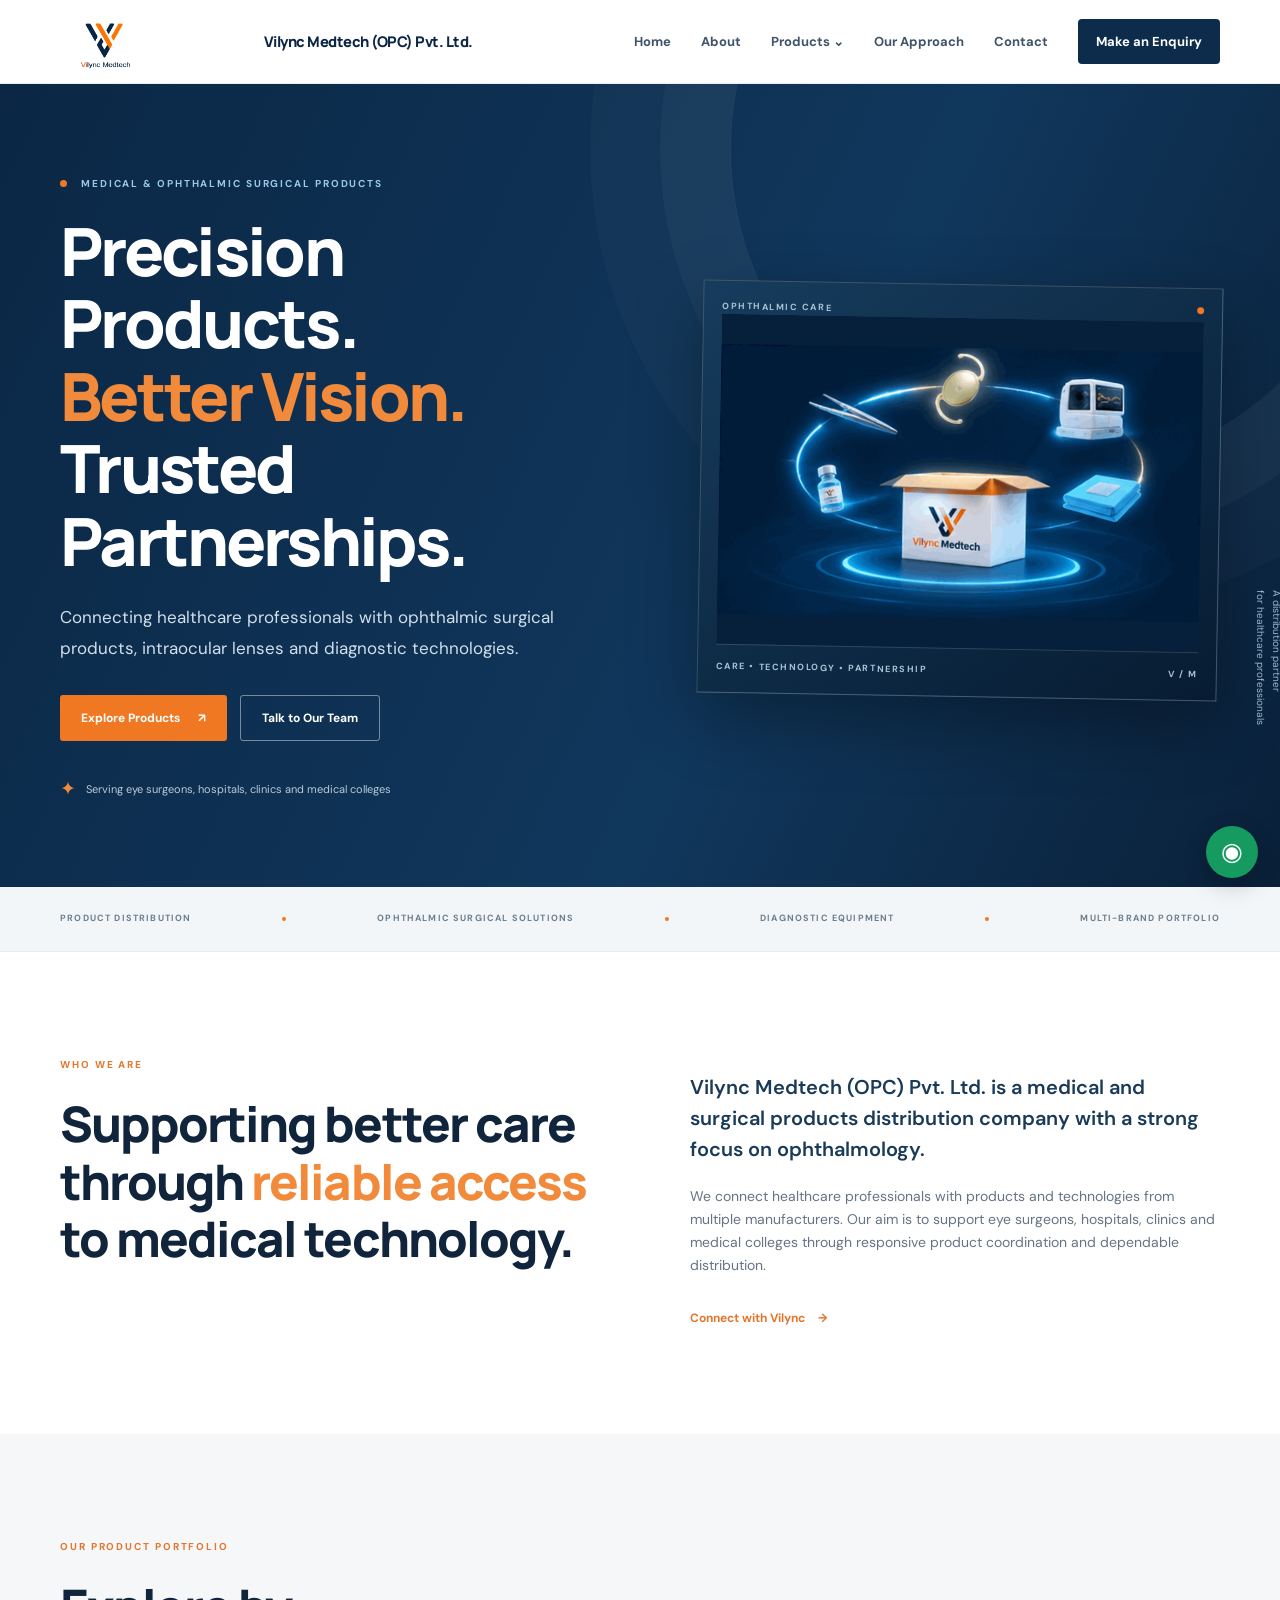
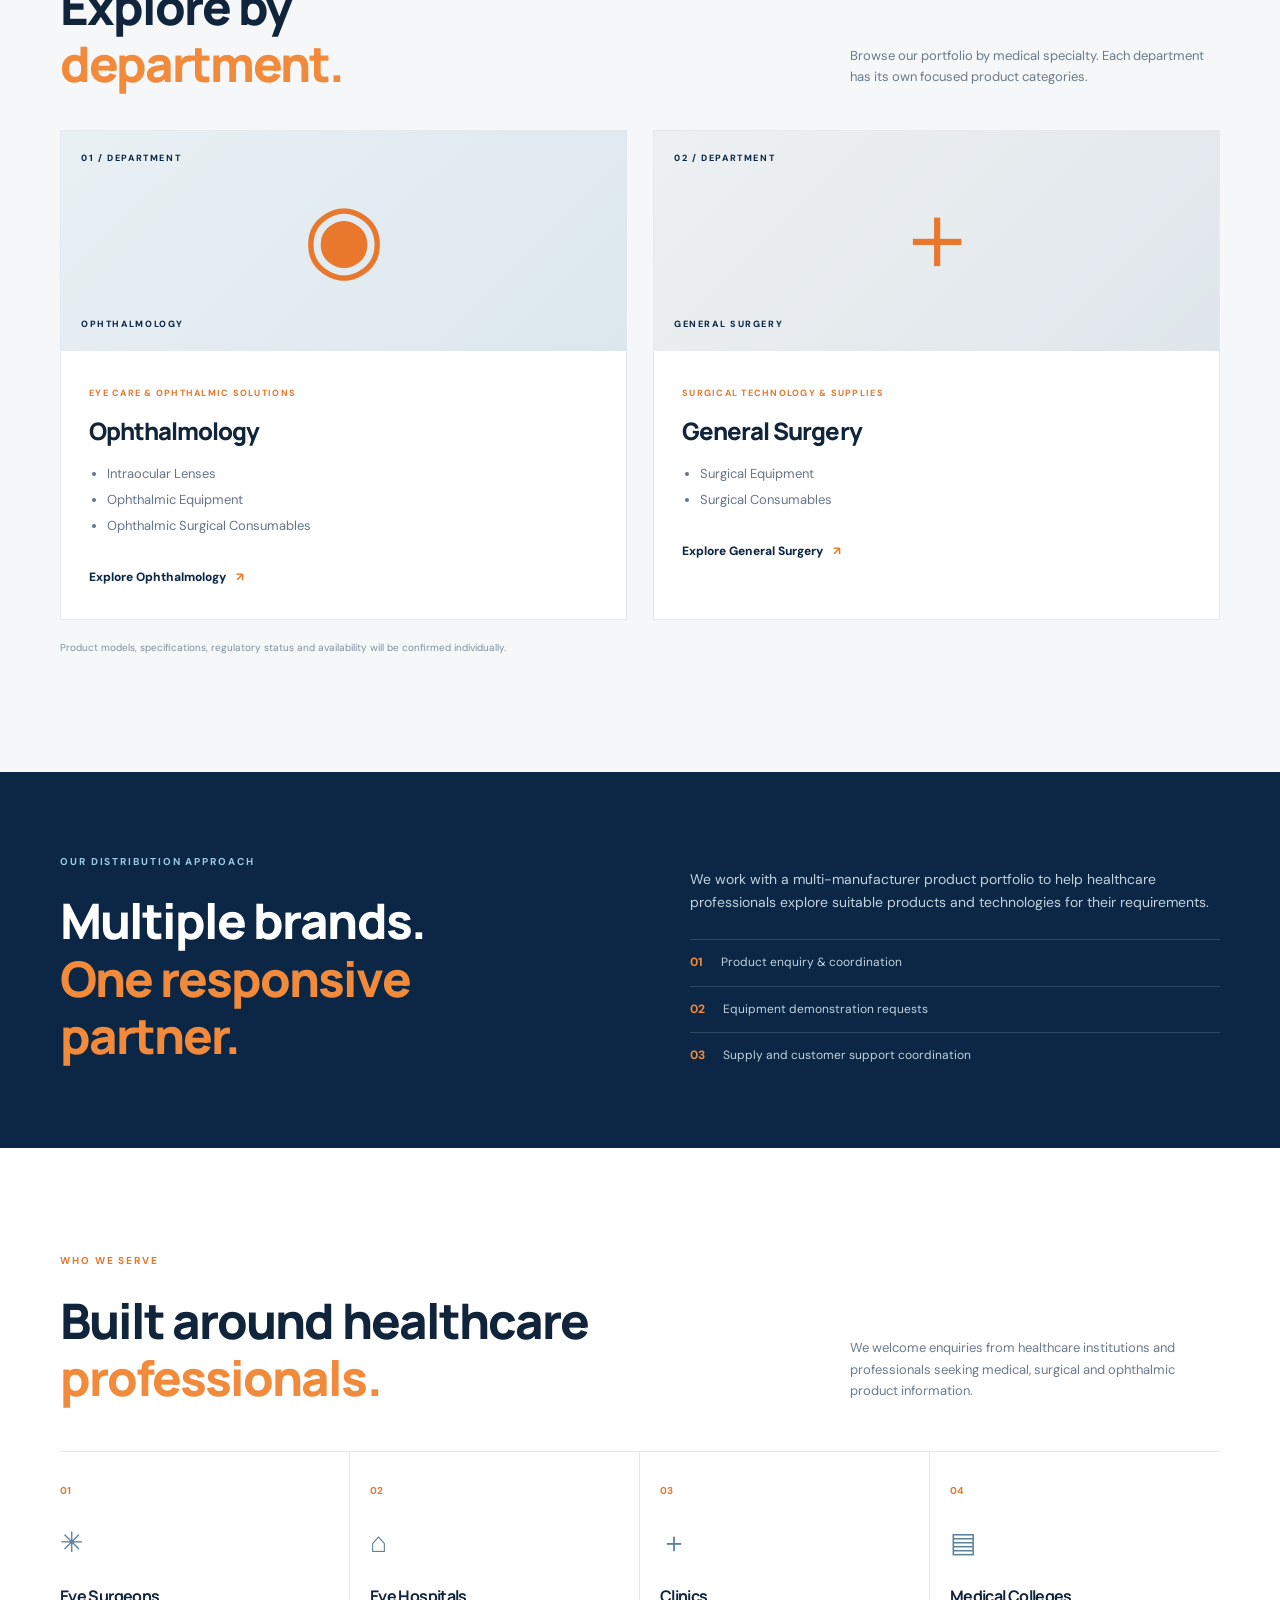
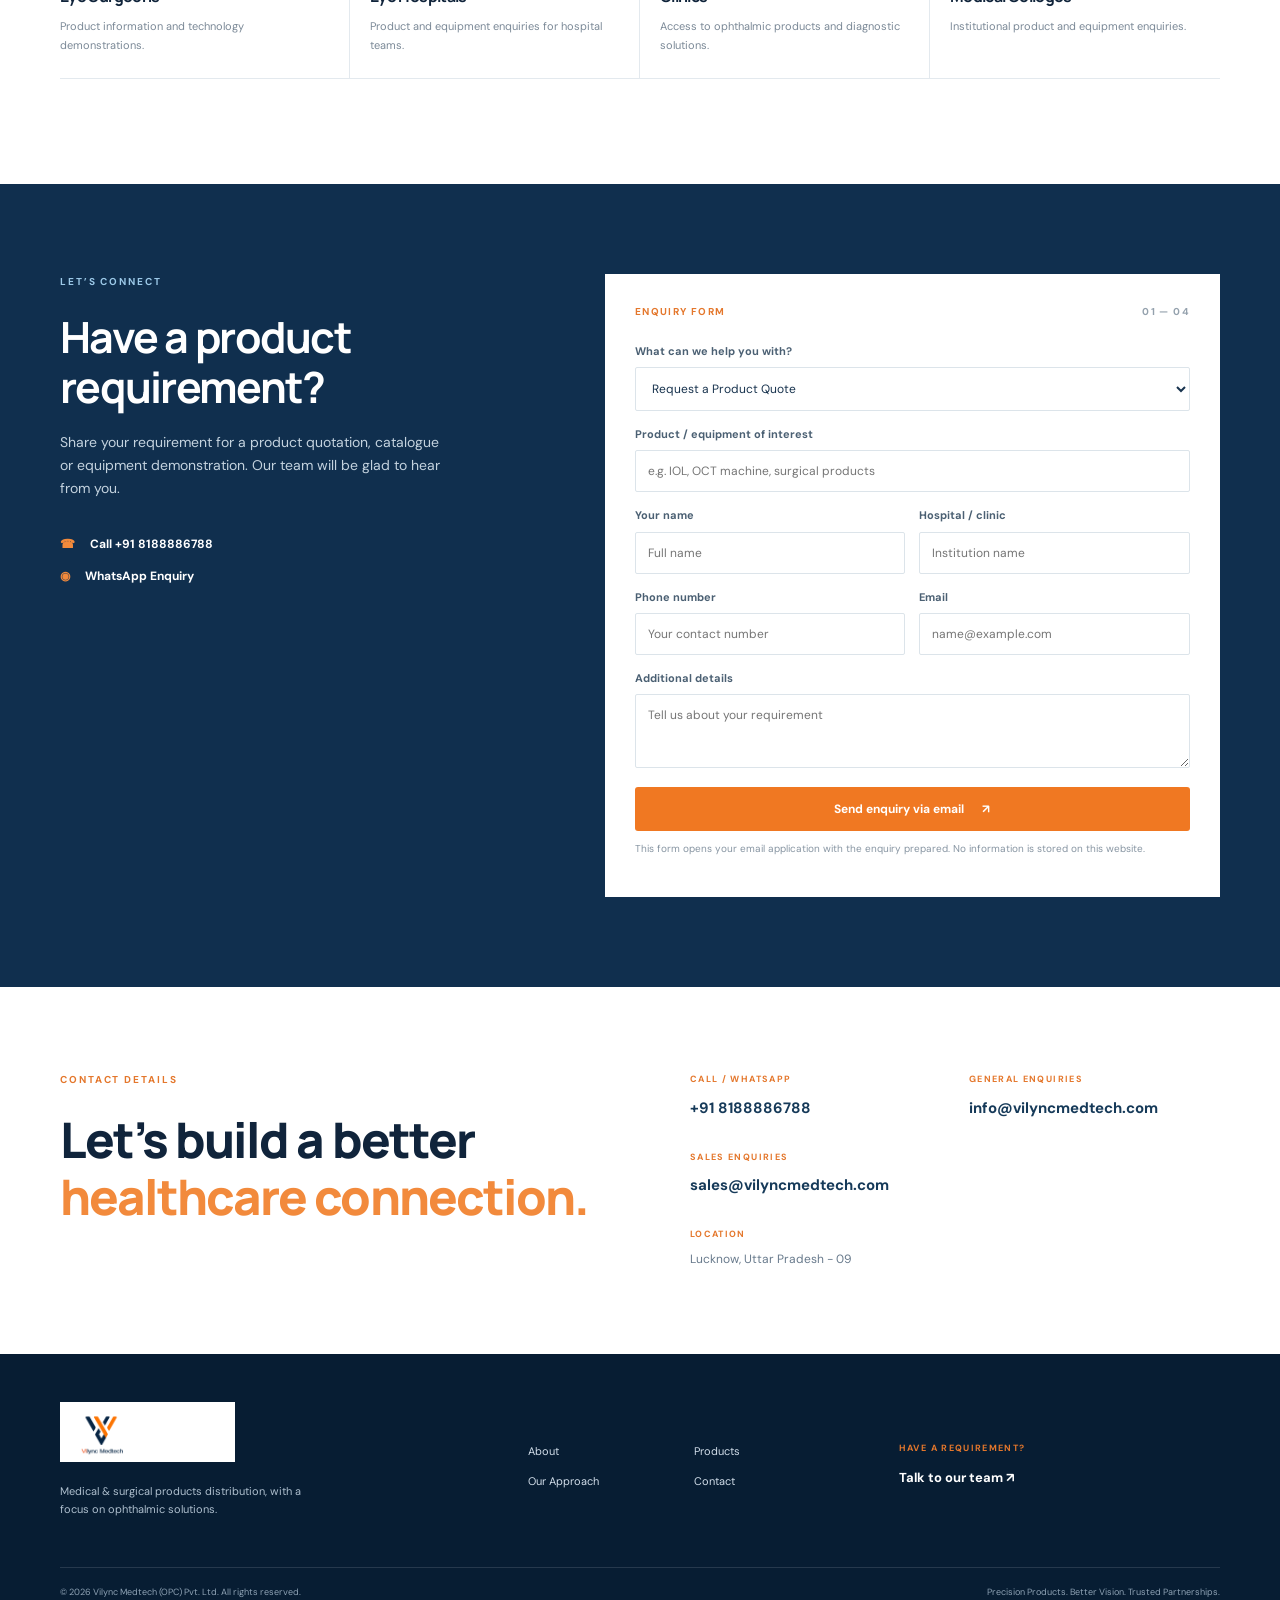
<file: index.html>
<!doctype html>
<html lang="en">
<head>
  <meta charset="utf-8">
  <meta name="viewport" content="width=device-width, initial-scale=1">
  <meta name="description" content="Vilync Medtech (OPC) Pvt. Ltd. distributes ophthalmic surgical products, intraocular lenses and diagnostic equipment for eye surgeons, hospitals, clinics and medical colleges.">
  <meta name="theme-color" content="#0b2745">
  <title>Vilync Medtech | Medical & Ophthalmic Surgical Solutions</title>
  <link rel="icon" type="image/png" href="assets/vilync-logo.png">
  <link rel="preconnect" href="https://fonts.googleapis.com">
  <link rel="preconnect" href="https://fonts.gstatic.com" crossorigin>
  <link href="https://fonts.googleapis.com/css2?family=DM+Sans:wght@400;500;600;700&family=Manrope:wght@400;500;600;700;800&display=swap" rel="stylesheet">
  <link rel="stylesheet" href="styles.css">
  <style>
    /* Keep the supplied logo unchanged; place the legal company name beside it. */
    .site-header .brand {
      display: flex;
      align-items: center;
      gap: 14px;
      flex-shrink: 0;
      white-space: nowrap;
    }
    .site-header .brand-name {
      display: inline-block;
      color: #0b2745;
      font-family: "Manrope", "DM Sans", Arial, sans-serif;
      font-size: clamp(12px, 1.15vw, 16px);
      font-weight: 800;
      letter-spacing: -0.035em;
      line-height: 1.2;
      white-space: nowrap;
    }
    @media (max-width: 520px) {
      .site-header .brand {
        gap: 8px;
      }
      .site-header .brand-name {
        font-size: clamp(10px, 2.8vw, 12px);
        letter-spacing: -0.045em;
      }
    }
  </style>



  <style>
    .nav-dropdown{position:relative}
    .nav-drop-toggle{border:0;background:transparent;color:#40536a;font:inherit;font-weight:700;cursor:pointer;padding:10px 0}
    .nav-drop-toggle:hover,.nav-drop-toggle[aria-expanded="true"]{color:#f07822}
    .nav-menu{display:none;position:absolute;top:calc(100% + 14px);right:-170px;z-index:50;min-width:490px;padding:22px;grid-template-columns:1fr 1fr;gap:22px;background:#fff;border:1px solid #e3e9ee;box-shadow:0 18px 45px #10243b20;border-radius:6px}
    .nav-dropdown:hover .nav-menu,.nav-dropdown:focus-within .nav-menu,.nav-dropdown.menu-open .nav-menu{display:grid}
    .nav-menu-group{display:flex;flex-direction:column;gap:11px}
    .nav-menu-group a{font-size:12px;color:#52657a;line-height:1.4}
    .nav-menu-group .nav-menu-heading{font-family:Manrope,Arial,sans-serif;color:#0b2745;font-weight:800;font-size:13px;padding-bottom:9px;border-bottom:1px solid #e7edf2}
    .nav-menu-group a:hover{color:#f07822}\n    .nav-menu-note{font-size:12px;color:#7b8997;line-height:1.5;padding-top:2px}
    .department-grid{display:grid;grid-template-columns:repeat(2,minmax(0,1fr));gap:26px;margin-top:38px}
    .department-card{display:block;background:#fff;border:1px solid #e2e8ee;color:inherit;transition:transform .25s,box-shadow .25s}
    .department-card:hover{transform:translateY(-5px);box-shadow:0 18px 40px #10243b12}
    .department-art{height:220px;position:relative;overflow:hidden;background:#e8eef2;padding:20px;color:#0b2745;display:flex;flex-direction:column;justify-content:space-between}
    .ophthalmology-art{background:linear-gradient(135deg,#e9f0f4,#dce7ee)}
    .general-surgery-art{background:linear-gradient(135deg,#edf0f2,#dfe6eb)}
    .department-number,.department-art-label{font-size:9px;letter-spacing:.18em;font-weight:800}
    .department-symbol{position:absolute;left:50%;top:48%;transform:translate(-50%,-50%);font-size:94px;line-height:1;color:#e9782c;font-weight:500}
    .department-copy{padding:27px 28px 30px}
    .department-copy h3{font:800 24px Manrope,Arial,sans-serif;margin:9px 0 14px;color:#10243b}
    .department-copy ul{padding-left:18px;margin:0 0 24px;color:#64758a;font-size:13px;line-height:2}
    .department-link{font-size:12px;font-weight:800;color:#0b2745}
    .department-link b{color:#f07822;margin-left:7px}
    @media(max-width:900px){.nav-menu{right:0}.department-grid{gap:18px}}
    @media(max-width:680px){
      .nav-dropdown{width:100%}
      .nav-drop-toggle{width:100%;text-align:left;padding:0}
      .nav-menu{position:static;min-width:0;width:100%;margin-top:12px;padding:15px;grid-template-columns:1fr;gap:18px;box-shadow:none;border-radius:4px}
      .department-grid{grid-template-columns:1fr}
      .department-art{height:185px}
      .department-copy{padding:22px}
    }
  </style>

</head>
<body>
<header class="site-header">
  <div class="container nav-wrap">
    <a class="brand" href="#home" aria-label="Vilync Medtech (OPC) Pvt. Ltd. home">
      <img src="assets/vilync-logo.png" alt="Vilync Medtech logo">
      <span class="brand-name">Vilync Medtech (OPC) Pvt. Ltd.</span>
    </a>
    <button class="menu-toggle" aria-label="Open navigation" aria-expanded="false">☰</button>
    <nav class="nav" aria-label="Main navigation">
      <a href="/#home">Home</a>
      <a href="/#about">About</a>
      <div class="nav-dropdown">
        <button class="nav-drop-toggle" type="button" aria-expanded="false" aria-controls="products-menu">Products <span aria-hidden="true">⌄</span></button>
        <div class="nav-menu" id="products-menu">
          <div class="nav-menu-group">
            <a class="nav-menu-heading" href="/products/ophthalmology/">Ophthalmology</a>
            <a href="/products/ophthalmology/iols/">Intraocular Lenses</a>
            <a href="/products/ophthalmology/#ophthalmic-equipment">Ophthalmic Equipment</a>
            <a href="/products/ophthalmology/#ophthalmic-consumables">Ophthalmic Surgical Consumables</a>
          </div>
          <div class="nav-menu-group">
            <a class="nav-menu-heading" href="/products/general-surgery/">General Surgery</a>
            <a href="/products/general-surgery/#surgical-equipment">Surgical Equipment</a>
            <a href="/products/general-surgery/#surgical-consumables">Surgical Consumables</a>
          </div>
        </div>
      </div>
      <a href="/#brands">Our Approach</a>
      <a href="/#contact">Contact</a>
      <a class="nav-cta" href="/#enquiry">Make an Enquiry</a>
    </nav>
  </div>
</header>

<main>
<section class="hero" id="home">
  <div class="hero-glow"></div>
  <div class="container hero-grid">
    <div class="hero-copy">
      <p class="eyebrow"><span></span> MEDICAL & OPHTHALMIC SURGICAL PRODUCTS</p>
      <h1>Precision Products.<br><em>Better Vision.</em><br>Trusted Partnerships.</h1>
      <p class="hero-lead">Connecting healthcare professionals with ophthalmic surgical products, intraocular lenses and diagnostic technologies.</p>
      <div class="hero-actions">
        <a class="button button-orange" href="#products">Explore Products <span>↗</span></a>
        <a class="button button-outline" href="#enquiry">Talk to Our Team</a>
      </div>
      <div class="hero-proof"><span class="proof-mark">✦</span><span>Serving eye surgeons, hospitals, clinics and medical colleges</span></div>
    </div>
    <div class="hero-visual">
      <div class="visual-frame">
        <div class="visual-top"><span>OPHTHALMIC CARE</span><span class="live-dot"></span></div>
        <div class="visual-art distribution-art">
          <img class="distribution-gif" src="assets/vilync-distribution-animation.gif.gif" alt="Vilync Medtech ophthalmic distribution animation" width="553" height="309" fetchpriority="high">
        </div>
        <div class="visual-bottom"><span>CARE • TECHNOLOGY • PARTNERSHIP</span><span>V / M</span></div>
      </div>
      <div class="hero-side-note">A distribution partner<br>for healthcare professionals</div>
    </div>
  </div>
  <div class="hero-bottom-line"></div>
</section>

<section class="trust-strip">
  <div class="container trust-inner">
    <span>PRODUCT DISTRIBUTION</span><i></i><span>OPHTHALMIC SURGICAL SOLUTIONS</span><i></i><span>DIAGNOSTIC EQUIPMENT</span><i></i><span>MULTI-BRAND PORTFOLIO</span>
  </div>
</section>

<section class="section about-section" id="about">
  <div class="container two-col">
    <div>
      <p class="eyebrow dark-eyebrow">WHO WE ARE</p>
      <h2>Supporting better care through <em>reliable access</em> to medical technology.</h2>
    </div>
    <div class="about-copy">
      <p class="large-copy">Vilync Medtech (OPC) Pvt. Ltd. is a medical and surgical products distribution company with a strong focus on ophthalmology.</p>
      <p>We connect healthcare professionals with products and technologies from multiple manufacturers. Our aim is to support eye surgeons, hospitals, clinics and medical colleges through responsive product coordination and dependable distribution.</p>
      <a class="text-link" href="#contact">Connect with Vilync <span>→</span></a>
    </div>
  </div>
</section>

<section class="section products-section" id="products">
  <div class="container">
    <div class="section-heading">
      <div><p class="eyebrow dark-eyebrow">OUR PRODUCT PORTFOLIO</p><h2>Explore by<br><em>department.</em></h2></div>
      <p>Browse our portfolio by medical specialty. Each department has its own focused product categories.</p>
    </div>
    <div class="department-grid">
      <a class="department-card" href="/products/ophthalmology/">
        <div class="department-art ophthalmology-art"><span class="department-number">01 / DEPARTMENT</span><span class="department-symbol">◉</span><span class="department-art-label">OPHTHALMOLOGY</span></div>
        <div class="department-copy">
          <span class="category-label">EYE CARE & OPHTHALMIC SOLUTIONS</span>
          <h3>Ophthalmology</h3>
          <ul>
            <li>Intraocular Lenses</li>
            <li>Ophthalmic Equipment</li>
            <li>Ophthalmic Surgical Consumables</li>
          </ul>
          <span class="department-link">Explore Ophthalmology <b>↗</b></span>
        </div>
      </a>
      <a class="department-card" href="/products/general-surgery/">
        <div class="department-art general-surgery-art"><span class="department-number">02 / DEPARTMENT</span><span class="department-symbol">＋</span><span class="department-art-label">GENERAL SURGERY</span></div>
        <div class="department-copy">
          <span class="category-label">SURGICAL TECHNOLOGY & SUPPLIES</span>
          <h3>General Surgery</h3>
          <ul>
            <li>Surgical Equipment</li>
            <li>Surgical Consumables</li>
          </ul>
          <span class="department-link">Explore General Surgery <b>↗</b></span>
        </div>
      </a>
    </div>
    <p class="disclaimer">Product models, specifications, regulatory status and availability will be confirmed individually.</p>
  </div>
</section>

<section class="feature-band" id="brands">
  <div class="container feature-grid">
    <div><p class="eyebrow">OUR DISTRIBUTION APPROACH</p><h2>Multiple brands.<br><em>One responsive partner.</em></h2></div>
    <div class="feature-copy"><p>We work with a multi-manufacturer product portfolio to help healthcare professionals explore suitable products and technologies for their requirements.</p><div class="feature-points"><span><b>01</b> Product enquiry & coordination</span><span><b>02</b> Equipment demonstration requests</span><span><b>03</b> Supply and customer support coordination</span></div></div>
  </div>
</section>

<section class="section serve-section">
  <div class="container">
    <div class="section-heading compact-heading"><div><p class="eyebrow dark-eyebrow">WHO WE SERVE</p><h2>Built around healthcare<br><em>professionals.</em></h2></div><p>We welcome enquiries from healthcare institutions and professionals seeking medical, surgical and ophthalmic product information.</p></div>
    <div class="audience-grid">
      <div><span>01</span><div class="audience-icon">✳</div><h3>Eye Surgeons</h3><p>Product information and technology demonstrations.</p></div>
      <div><span>02</span><div class="audience-icon">⌂</div><h3>Eye Hospitals</h3><p>Product and equipment enquiries for hospital teams.</p></div>
      <div><span>03</span><div class="audience-icon">＋</div><h3>Clinics</h3><p>Access to ophthalmic products and diagnostic solutions.</p></div>
      <div><span>04</span><div class="audience-icon">▤</div><h3>Medical Colleges</h3><p>Institutional product and equipment enquiries.</p></div>
    </div>
  </div>
</section>

<section class="enquiry-section" id="enquiry">
  <div class="container enquiry-grid">
    <div class="enquiry-copy"><p class="eyebrow">LET’S CONNECT</p><h2>Have a product requirement?</h2><p>Share your requirement for a product quotation, catalogue or equipment demonstration. Our team will be glad to hear from you.</p>
      <div class="contact-shortcuts"><a href="tel:+918188886788"><span>☎</span> Call +91 8188886788</a><a href="https://wa.me/918188886788?text=Hello%20Vilync%20Medtech%2C%20I%20have%20a%20product%20enquiry." target="_blank" rel="noopener"><span>◉</span> WhatsApp Enquiry</a></div>
    </div>
    <form class="enquiry-form" id="enquiryForm">
      <div class="form-heading"><span>ENQUIRY FORM</span><span class="form-step">01 — 04</span></div>
      <label>What can we help you with?
        <select name="enquiryType" id="enquiryType" required>
          <option value="Product quotation">Request a Product Quote</option>
          <option value="Equipment demonstration">Request Demonstration</option>
          <option value="Product catalogue">Request Product Catalogue</option>
          <option value="General business enquiry">General Enquiry</option>
        </select>
      </label>
      <label>Product / equipment of interest<input name="product" id="productInput" placeholder="e.g. IOL, OCT machine, surgical products"></label>
      <div class="form-row"><label>Your name<input name="name" required placeholder="Full name"></label><label>Hospital / clinic<input name="institution" placeholder="Institution name"></label></div>
      <div class="form-row"><label>Phone number<input name="phone" required type="tel" placeholder="Your contact number"></label><label>Email<input name="email" type="email" placeholder="name@example.com"></label></div>
      <label>Additional details<textarea name="message" rows="3" placeholder="Tell us about your requirement"></textarea></label>
      <button class="button button-orange submit-button" type="submit">Send enquiry via email <span>↗</span></button>
      <p class="form-note">This form opens your email application with the enquiry prepared. No information is stored on this website.</p>
      <p class="form-status" id="formStatus" aria-live="polite"></p>
    </form>
  </div>
</section>

<section class="contact-section section" id="contact">
  <div class="container contact-grid">
    <div><p class="eyebrow dark-eyebrow">CONTACT DETAILS</p><h2>Let’s build a better<br><em>healthcare connection.</em></h2></div>
    <div class="contact-details">
      <div><span>CALL / WHATSAPP</span><a href="tel:+918188886788">+91 8188886788</a></div>
      <div><span>GENERAL ENQUIRIES</span><a href="mailto:info@vilyncmedtech.com">info@vilyncmedtech.com</a></div>
      <div><span>SALES ENQUIRIES</span><a href="mailto:sales@vilyncmedtech.com">sales@vilyncmedtech.com</a></div>
      <div><span>LOCATION</span><p>Lucknow, Uttar Pradesh - 09</p></div>
    </div>
  </div>
</section>
</main>

<footer class="footer">
  <div class="container footer-top">
    <div><img src="assets/vilync-logo.png" alt="Vilync Medtech logo"><p>Medical & surgical products distribution, with a focus on ophthalmic solutions.</p></div>
    <div class="footer-links"><a href="#about">About</a><a href="#products">Products</a><a href="#brands">Our Approach</a><a href="#contact">Contact</a></div>
    <div class="footer-action"><span>HAVE A REQUIREMENT?</span><a href="#enquiry">Talk to our team ↗</a></div>
  </div>
  <div class="container footer-bottom"><span>© <span id="year"></span> Vilync Medtech (OPC) Pvt. Ltd. All rights reserved.</span><span>Precision Products. Better Vision. Trusted Partnerships.</span></div>
</footer>
<a class="floating-whatsapp" href="https://wa.me/918188886788?text=Hello%20Vilync%20Medtech%2C%20I%20would%20like%20to%20make%20an%20enquiry." target="_blank" rel="noopener" aria-label="WhatsApp Vilync Medtech">◉</a>
<script src="script.js"></script>
</body>
</html>
</file>
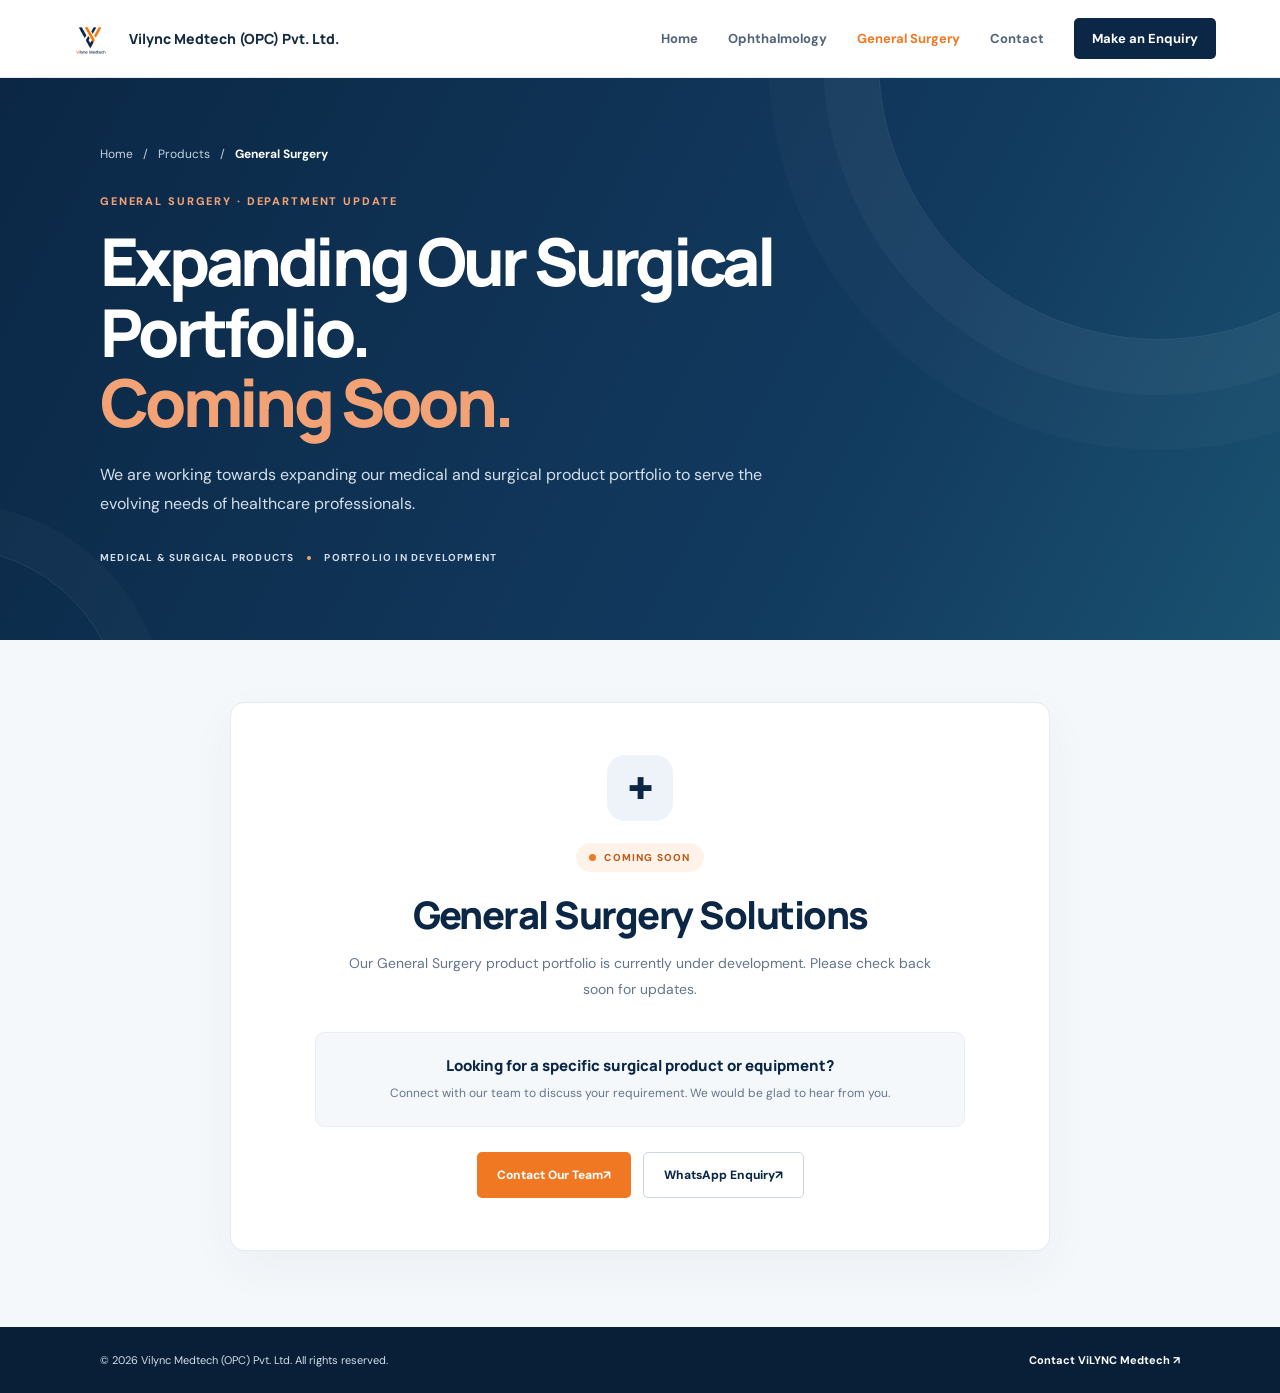
<file: products/general-surgery/index.html>
<!doctype html>
<html lang="en">
<head>
  <meta charset="utf-8">
  <meta name="viewport" content="width=device-width, initial-scale=1">
  <meta name="description" content="ViLYNC Medtech is expanding its General Surgery portfolio. Contact our team to discuss your surgical product or equipment requirement.">
  <meta name="theme-color" content="#0b2745">
  <title>General Surgery | Coming Soon | Vilync Medtech</title>
  <link rel="preconnect" href="https://fonts.googleapis.com">
  <link rel="preconnect" href="https://fonts.gstatic.com" crossorigin>
  <link href="https://fonts.googleapis.com/css2?family=DM+Sans:wght@400;500;600;700&family=Manrope:wght@400;500;600;700;800&display=swap" rel="stylesheet">
  <style>
    :root{--navy:#0b2745;--ink:#142b43;--muted:#64758a;--orange:#f07822;--line:#e4eaf0;--paper:#f5f8fb;--white:#fff}
    *{box-sizing:border-box}
    html{scroll-behavior:smooth}
    body{margin:0;background:var(--paper);color:var(--ink);font-family:"DM Sans",Arial,sans-serif;-webkit-font-smoothing:antialiased}
    a{color:inherit;text-decoration:none}
    .site-header{min-height:78px;background:#fff;border-bottom:1px solid var(--line);display:flex;align-items:center;justify-content:space-between;padding:12px max(5vw,24px);gap:24px}
    .brand{display:flex;align-items:center;gap:13px;font-family:Manrope,Arial,sans-serif;font-weight:800;font-size:14px;white-space:nowrap}
    .brand img{width:52px;height:52px;object-fit:contain}
    .nav{display:flex;align-items:center;gap:30px;font-size:13px;font-weight:700;color:#52647a}
    .nav a:hover,.nav a.active{color:var(--orange)}
    .nav .cta{padding:12px 18px;background:var(--navy);color:#fff;border-radius:5px}
    .hero{position:relative;isolation:isolate;overflow:hidden;background:linear-gradient(118deg,#0b2745 0%,#123b60 68%,#1a5270 100%);color:#fff;padding:68px 24px 76px}
    .hero:before,.hero:after{content:"";position:absolute;z-index:-1;border:1px solid #ffffff18;border-radius:50%;pointer-events:none}
    .hero:before{width:560px;height:560px;right:-160px;top:-300px;box-shadow:0 0 0 55px #ffffff08,0 0 0 110px #ffffff05}
    .hero:after{width:340px;height:340px;left:-220px;bottom:-250px;box-shadow:0 0 0 45px #ffffff06}
    .wrap{width:min(1080px,100%);margin:auto;position:relative}
    .crumb{display:flex;flex-wrap:wrap;gap:10px;align-items:center;color:#c2d2e1;font-size:12px;margin-bottom:32px}
    .crumb a:hover{color:#fff}.crumb b{color:#fff}
    .eyebrow{font-size:11px;letter-spacing:.17em;font-weight:800;color:#f3a276;margin:0 0 18px}
    .hero h1{font:800 clamp(38px,6vw,66px)/1.07 Manrope,Arial,sans-serif;letter-spacing:-.055em;margin:0;max-width:800px}
    .hero h1 em{font-style:normal;color:#f3a276}
    .intro{max-width:690px;color:#d4e0eb;font-size:16px;line-height:1.85;margin:22px 0 0}
    .hero-meta{display:flex;gap:13px;align-items:center;flex-wrap:wrap;margin-top:32px;color:#d2dfeb;font-size:10px;letter-spacing:.12em;font-weight:700}
    .hero-meta i{width:4px;height:4px;border-radius:50%;background:#f3a276}
    .coming-section{padding:62px 24px 76px}
    .coming-card{width:min(820px,100%);margin:auto;background:#fff;border:1px solid var(--line);border-radius:14px;padding:clamp(28px,5vw,52px);text-align:center;box-shadow:0 16px 48px #0b27450b}
    .icon-wrap{width:66px;height:66px;border-radius:18px;margin:0 auto 22px;background:#edf3f8;color:var(--navy);display:grid;place-items:center;font-size:30px}
    .status{display:inline-flex;align-items:center;gap:8px;padding:8px 13px;border-radius:30px;background:#fff3e9;color:#b85b1b;font-size:10px;letter-spacing:.12em;font-weight:800}
    .status:before{content:"";width:7px;height:7px;border-radius:50%;background:var(--orange)}
    .coming-card h2{font:800 clamp(27px,4vw,38px)/1.2 Manrope,Arial,sans-serif;letter-spacing:-.04em;color:var(--navy);margin:20px 0 13px}
    .coming-card>p{max-width:610px;margin:0 auto;color:var(--muted);font-size:14px;line-height:1.85}
    .contact-prompt{margin:30px auto 0;padding:22px 20px;background:#f5f8fb;border:1px solid #e8eef3;border-radius:9px;max-width:650px}
    .contact-prompt strong{display:block;color:var(--navy);font:800 15px Manrope,Arial,sans-serif;margin-bottom:7px}
    .contact-prompt p{margin:0;color:var(--muted);font-size:12px;line-height:1.7}
    .actions{display:flex;justify-content:center;gap:12px;flex-wrap:wrap;margin-top:25px}
    .button{min-height:46px;display:inline-flex;align-items:center;justify-content:center;padding:13px 20px;border-radius:5px;font-size:12px;font-weight:800;transition:transform .2s,background .2s}
    .button:hover{transform:translateY(-2px)}
    .button-primary{background:var(--orange);color:#fff}
    .button-secondary{background:#fff;color:var(--navy);border:1px solid #cbd6df}
    .footer{background:#081f37;color:#d3dfeb;padding:26px 24px}
    .footer-inner{width:min(1080px,100%);margin:auto;display:flex;justify-content:space-between;align-items:center;gap:20px;font-size:11px}
    .footer a{color:#fff;font-weight:700}.footer a:hover{color:#f3a276}
    @media(max-width:700px){
      .site-header{padding:10px 16px;gap:12px;flex-wrap:wrap}
      .brand{font-size:12px;white-space:normal;min-width:0}
      .brand img{width:44px;height:44px;flex:0 0 44px}
      .nav{width:100%;justify-content:space-between;gap:10px;flex-wrap:wrap;padding-top:7px;font-size:12px}
      .nav .cta{padding:9px 12px}
      .hero{padding:45px 20px 52px}
      .crumb{margin-bottom:25px}
      .intro{font-size:14px}
      .coming-section{padding:38px 16px 52px}
      .coming-card{padding:28px 20px;border-radius:10px}
      .footer-inner{align-items:flex-start;flex-direction:column}
    }
    @media(prefers-reduced-motion:reduce){html{scroll-behavior:auto}.button{transition:none}}
  </style>
</head>
<body>
<header class="site-header">
  <a class="brand" href="../../" aria-label="Vilync Medtech (OPC) Pvt. Ltd. home">
    <img src="../../assets/vilync-logo.png" alt="Vilync Medtech logo">
    <span>Vilync Medtech (OPC) Pvt. Ltd.</span>
  </a>
  <nav class="nav" aria-label="Main navigation">
    <a href="../../">Home</a>
    <a href="../ophthalmology/">Ophthalmology</a>
    <a href="./" class="active" aria-current="page">General Surgery</a>
    <a href="../../#contact">Contact</a>
    <a class="cta" href="../../#enquiry">Make an Enquiry</a>
  </nav>
</header>
<main>
  <section class="hero">
    <div class="wrap">
      <div class="crumb"><a href="../../">Home</a><span>/</span><a href="../../#products">Products</a><span>/</span><b>General Surgery</b></div>
      <p class="eyebrow">GENERAL SURGERY · DEPARTMENT UPDATE</p>
      <h1>Expanding Our Surgical Portfolio.<br><em>Coming Soon.</em></h1>
      <p class="intro">We are working towards expanding our medical and surgical product portfolio to serve the evolving needs of healthcare professionals.</p>
      <div class="hero-meta"><span>MEDICAL & SURGICAL PRODUCTS</span><i></i><span>PORTFOLIO IN DEVELOPMENT</span></div>
    </div>
  </section>
  <section class="coming-section">
    <div class="coming-card">
      <div class="icon-wrap" aria-hidden="true">✚</div>
      <span class="status">COMING SOON</span>
      <h2>General Surgery Solutions</h2>
      <p>Our General Surgery product portfolio is currently under development. Please check back soon for updates.</p>
      <div class="contact-prompt">
        <strong>Looking for a specific surgical product or equipment?</strong>
        <p>Connect with our team to discuss your requirement. We would be glad to hear from you.</p>
      </div>
      <div class="actions">
        <a class="button button-primary" href="../../#enquiry">Contact Our Team <span aria-hidden="true">↗</span></a>
        <a class="button button-secondary" href="https://wa.me/918188886788?text=Hello%20Vilync%20Medtech%2C%20I%20have%20a%20General%20Surgery%20product%20enquiry." target="_blank" rel="noopener">WhatsApp Enquiry <span aria-hidden="true">↗</span></a>
      </div>
    </div>
  </section>
</main>
<footer class="footer"><div class="footer-inner"><span>© 2026 Vilync Medtech (OPC) Pvt. Ltd. All rights reserved.</span><a href="../../#contact">Contact ViLYNC Medtech ↗</a></div></footer>
</body>
</html>
</file>
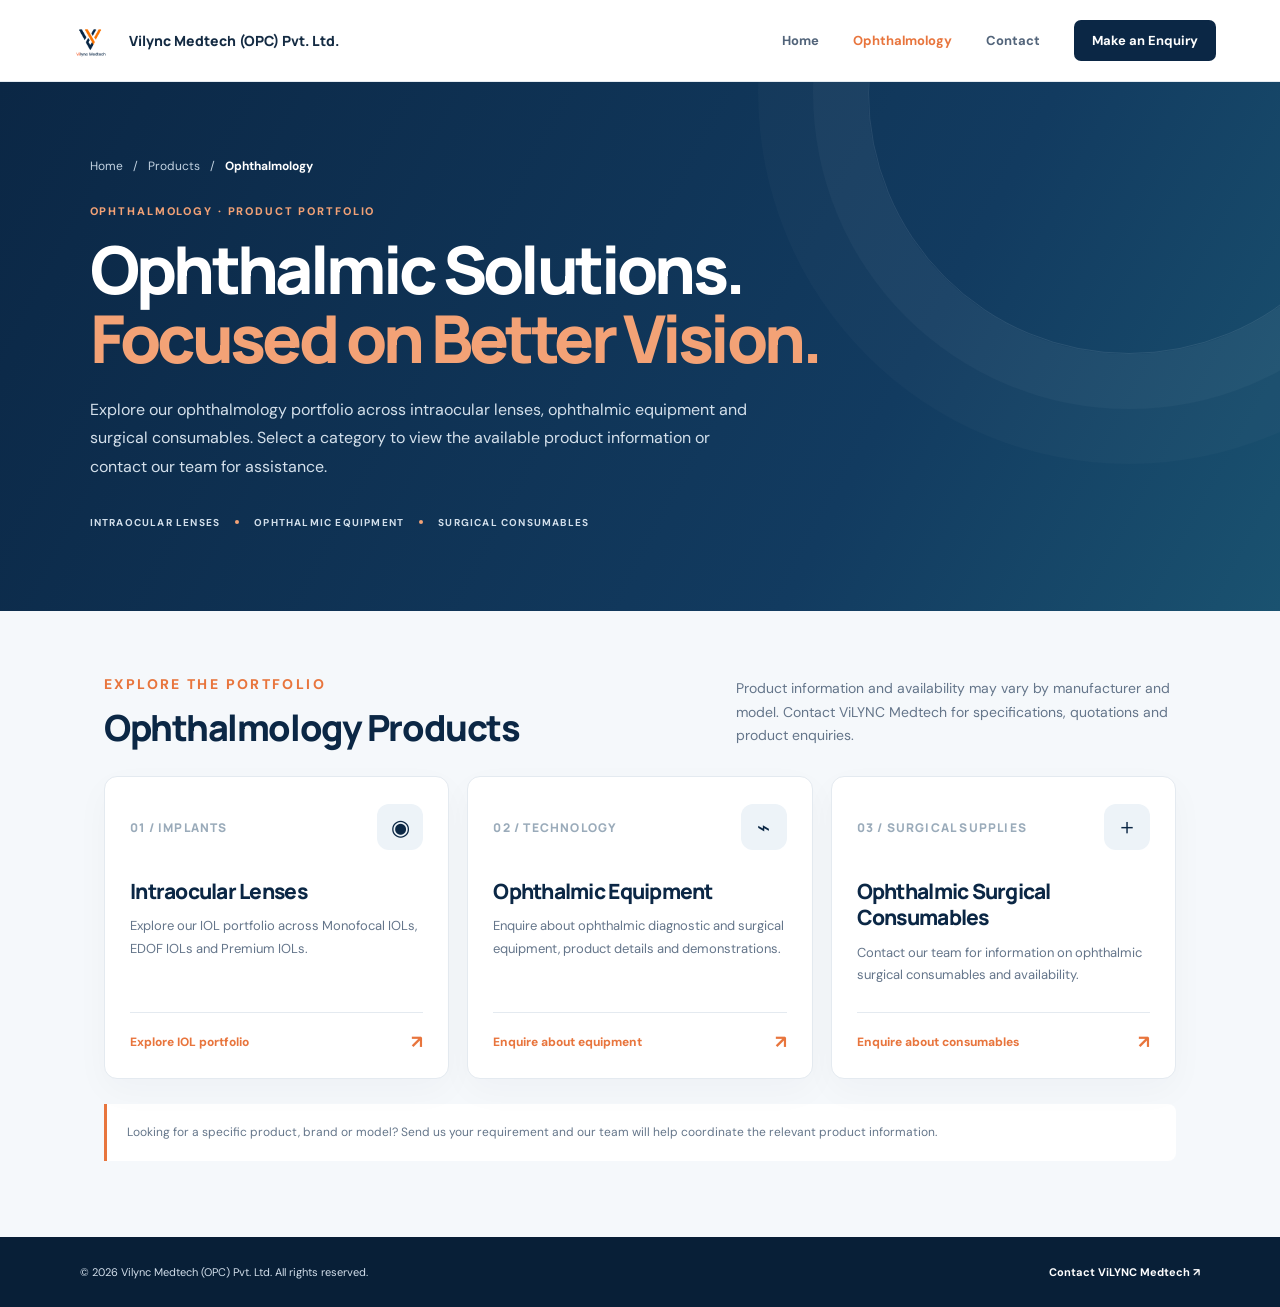
<file: products/ophthalmology/index.html>
<!doctype html>
<html lang="en">
<head>
  <meta charset="utf-8">
  <meta name="viewport" content="width=device-width, initial-scale=1">
  <meta name="description" content="Explore ViLYNC Medtech's ophthalmology portfolio: intraocular lenses, ophthalmic equipment and ophthalmic surgical consumables.">
  <meta name="theme-color" content="#0b2745">
  <title>Ophthalmology Products | Vilync Medtech (OPC) Pvt. Ltd.</title>
  <link rel="preconnect" href="https://fonts.googleapis.com">
  <link rel="preconnect" href="https://fonts.gstatic.com" crossorigin>
  <link href="https://fonts.googleapis.com/css2?family=DM+Sans:wght@400;500;600;700&family=Manrope:wght@400;500;600;700;800&display=swap" rel="stylesheet">
  <style>
    :root{--navy:#0b2745;--ink:#142b43;--muted:#64758a;--orange:#e8753d;--line:#e4eaf0;--paper:#f5f8fb;--white:#fff}
    *{box-sizing:border-box}html{scroll-behavior:smooth}body{margin:0;background:var(--paper);color:var(--ink);font-family:"DM Sans",Arial,sans-serif;-webkit-font-smoothing:antialiased}
    a{color:inherit;text-decoration:none}.site-header{height:82px;background:#fff;border-bottom:1px solid var(--line);display:flex;align-items:center;justify-content:space-between;padding:0 max(5vw,24px);gap:24px}
    .brand{display:flex;align-items:center;gap:13px;font-family:Manrope,Arial,sans-serif;font-weight:800;font-size:14px;white-space:nowrap}.brand img{width:52px;height:52px;object-fit:contain}.nav{display:flex;align-items:center;gap:34px;font-size:13px;font-weight:700;color:#52647a}.nav a:hover,.nav a.active{color:var(--orange)}.nav .cta{padding:12px 18px;background:var(--navy);color:#fff;border-radius:7px}
    .hero{position:relative;overflow:hidden;background:linear-gradient(118deg,#0b2745 0%,#123b60 68%,#1a5270 100%);color:#fff;padding:76px max(7vw,24px) 82px}.hero:after{content:"";position:absolute;width:520px;height:520px;border:1px solid #ffffff18;border-radius:50%;right:-110px;top:-250px;box-shadow:0 0 0 55px #ffffff08,0 0 0 110px #ffffff05}.wrap{width:min(1120px,100%);margin:auto;position:relative;z-index:1}.crumb{display:flex;flex-wrap:wrap;gap:10px;align-items:center;color:#c2d2e1;font-size:12px;margin-bottom:30px}.crumb a:hover{color:#fff}.crumb b{color:#fff}.eyebrow{font-size:11px;letter-spacing:.17em;font-weight:800;color:#f3a276;margin:0 0 17px}.hero h1{font:800 clamp(38px,6vw,66px)/1.05 Manrope,Arial,sans-serif;letter-spacing:-.055em;margin:0;max-width:760px}.hero h1 em{font-style:normal;color:#f3a276}.hero .intro{max-width:680px;color:#d4e0eb;font-size:16px;line-height:1.8;margin:22px 0 0}.hero-meta{display:flex;gap:15px;align-items:center;flex-wrap:wrap;margin-top:34px;color:#d2dfeb;font-size:10px;letter-spacing:.12em;font-weight:700}.hero-meta i{width:4px;height:4px;border-radius:50%;background:#f3a276}
    .portfolio{padding:62px 24px 76px}.section-head{display:flex;align-items:end;justify-content:space-between;gap:28px;margin-bottom:28px}.section-head .eyebrow{color:var(--orange);margin-bottom:10px}.section-head h2{font:800 clamp(26px,3vw,36px)/1.15 Manrope,Arial,sans-serif;letter-spacing:-.04em;margin:0;color:var(--navy)}.section-head p{max-width:440px;color:var(--muted);line-height:1.7;font-size:14px;margin:0}
    .cards{display:grid;grid-template-columns:repeat(3,minmax(0,1fr));gap:18px}.card{min-height:300px;background:#fff;border:1px solid var(--line);border-radius:13px;padding:27px 25px 24px;display:flex;flex-direction:column;box-shadow:0 12px 35px #0b274508;transition:transform .2s ease,box-shadow .2s ease,border-color .2s ease}.card:hover{transform:translateY(-5px);border-color:#c9d7e4;box-shadow:0 18px 42px #0b274514}.card-top{display:flex;justify-content:space-between;align-items:center;margin-bottom:28px}.number{font:800 12px Manrope,sans-serif;color:#9aabba;letter-spacing:.1em}.symbol{width:46px;height:46px;border-radius:12px;background:#edf3f8;color:var(--navy);display:grid;place-items:center;font-size:22px}.card h3{font:800 21px/1.25 Manrope,Arial,sans-serif;letter-spacing:-.035em;color:var(--navy);margin:0 0 11px}.card p{font-size:13px;line-height:1.75;color:var(--muted);margin:0 0 25px}.card-link{margin-top:auto;display:flex;justify-content:space-between;align-items:center;padding-top:17px;border-top:1px solid var(--line);font-size:12px;font-weight:800;color:var(--orange)}.card-link span{font-size:18px}.note{margin-top:25px;padding:18px 20px;border-left:3px solid var(--orange);background:#fff;border-radius:0 8px 8px 0;color:#65768a;font-size:12px;line-height:1.7}
    .footer{background:#081f37;color:#d3dfeb;padding:28px 24px}.footer-inner{width:min(1120px,100%);margin:auto;display:flex;justify-content:space-between;align-items:center;gap:20px;font-size:11px}.footer a{color:#fff;font-weight:700}.footer a:hover{color:#f3a276}
    @media(max-width:760px){.site-header{height:auto;min-height:76px;padding:12px 20px;flex-wrap:wrap}.brand{font-size:12px}.brand img{width:43px;height:43px}.nav{width:100%;justify-content:space-between;gap:12px;flex-wrap:wrap;padding:8px 0 4px;font-size:12px}.nav .cta{padding:9px 12px}.hero{padding:52px 22px 58px}.portfolio{padding:46px 20px 54px}.section-head{display:block}.section-head p{margin-top:14px}.cards{grid-template-columns:1fr}.card{min-height:245px}.footer-inner{align-items:flex-start;flex-direction:column}}
    @media(prefers-reduced-motion:reduce){html{scroll-behavior:auto}.card{transition:none}}
  </style>
</head>
<body>
<header class="site-header">
  <a class="brand" href="../../" aria-label="Vilync Medtech (OPC) Pvt. Ltd. home">
    <img src="../../assets/vilync-logo.png" alt="Vilync Medtech logo">
    <span>Vilync Medtech (OPC) Pvt. Ltd.</span>
  </a>
  <nav class="nav" aria-label="Main navigation">
    <a href="../../">Home</a>
    <a href="./" class="active" aria-current="page">Ophthalmology</a>
    <a href="../../#contact">Contact</a>
    <a class="cta" href="../../#enquiry">Make an Enquiry</a>
  </nav>
</header>
<main>
  <section class="hero">
    <div class="wrap">
      <div class="crumb"><a href="../../">Home</a><span>/</span><a href="../../#products">Products</a><span>/</span><b>Ophthalmology</b></div>
      <p class="eyebrow">OPHTHALMOLOGY · PRODUCT PORTFOLIO</p>
      <h1>Ophthalmic Solutions.<br><em>Focused on Better Vision.</em></h1>
      <p class="intro">Explore our ophthalmology portfolio across intraocular lenses, ophthalmic equipment and surgical consumables. Select a category to view the available product information or contact our team for assistance.</p>
      <div class="hero-meta"><span>INTRAOCULAR LENSES</span><i></i><span>OPHTHALMIC EQUIPMENT</span><i></i><span>SURGICAL CONSUMABLES</span></div>
    </div>
  </section>
  <section class="portfolio wrap">
    <div class="section-head">
      <div><p class="eyebrow">EXPLORE THE PORTFOLIO</p><h2>Ophthalmology Products</h2></div>
      <p>Product information and availability may vary by manufacturer and model. Contact ViLYNC Medtech for specifications, quotations and product enquiries.</p>
    </div>
    <div class="cards">
      <a class="card" href="iols/" aria-label="Explore Intraocular Lenses">
        <div class="card-top"><span class="number">01 / IMPLANTS</span><span class="symbol" aria-hidden="true">◉</span></div>
        <h3>Intraocular Lenses</h3>
        <p>Explore our IOL portfolio across Monofocal IOLs, EDOF IOLs and Premium IOLs.</p>
        <span class="card-link">Explore IOL portfolio <span>↗</span></span>
      </a>
      <a class="card" href="../../#enquiry" aria-label="Enquire about Ophthalmic Equipment">
        <div class="card-top"><span class="number">02 / TECHNOLOGY</span><span class="symbol" aria-hidden="true">⌁</span></div>
        <h3>Ophthalmic Equipment</h3>
        <p>Enquire about ophthalmic diagnostic and surgical equipment, product details and demonstrations.</p>
        <span class="card-link">Enquire about equipment <span>↗</span></span>
      </a>
      <a class="card" href="../../#enquiry" aria-label="Enquire about Ophthalmic Surgical Consumables">
        <div class="card-top"><span class="number">03 / SURGICAL SUPPLIES</span><span class="symbol" aria-hidden="true">＋</span></div>
        <h3>Ophthalmic Surgical Consumables</h3>
        <p>Contact our team for information on ophthalmic surgical consumables and availability.</p>
        <span class="card-link">Enquire about consumables <span>↗</span></span>
      </a>
    </div>
    <div class="note">Looking for a specific product, brand or model? Send us your requirement and our team will help coordinate the relevant product information.</div>
  </section>
</main>
<footer class="footer"><div class="footer-inner"><span>© 2026 Vilync Medtech (OPC) Pvt. Ltd. All rights reserved.</span><a href="../../#contact">Contact ViLYNC Medtech ↗</a></div></footer>
</body>
</html>
</file>
<file: styles.css>
*{box-sizing:border-box}html{scroll-behavior:smooth}body{margin:0;color:#10243b;background:#fff;font-family:"DM Sans",Arial,sans-serif;line-height:1.65}h1,h2,h3,.brand{font-family:"Manrope",Arial,sans-serif;letter-spacing:-.04em}a{color:inherit;text-decoration:none}.container{width:min(1160px,calc(100% - 48px));margin:auto}.site-header{height:84px;background:#fff;position:sticky;top:0;z-index:20;border-bottom:1px solid #e8edf2}.nav-wrap{height:100%;display:flex;align-items:center;justify-content:space-between}.brand img{width:190px;height:62px;object-fit:contain;object-position:left center}.nav{display:flex;align-items:center;gap:30px;font-size:13px;font-weight:700;color:#40536a}.nav a:hover{color:#f07822}.nav .nav-cta{background:#0d2b4b;color:#fff;padding:12px 18px;border-radius:4px}.menu-toggle{display:none;border:0;background:none;font-size:25px;color:#10243b}.hero{position:relative;overflow:hidden;background:#0b2745;color:#fff;padding:92px 0 82px}.hero:before{content:"";position:absolute;inset:0;background:linear-gradient(115deg,#0b2745 0%,#10375c 60%,#0a2039 100%)}.hero-glow{position:absolute;width:650px;height:650px;border-radius:50%;border:1px solid #ffffff12;right:-100px;top:-260px;box-shadow:0 0 0 70px #ffffff08,0 0 0 140px #ffffff05}.hero-grid{position:relative;display:grid;grid-template-columns:1.05fr .95fr;gap:65px;align-items:center}.eyebrow{font-size:10px;letter-spacing:.19em;font-weight:700;color:#9cc9e8;margin:0 0 22px}.eyebrow span{display:inline-block;width:7px;height:7px;background:#f07822;border-radius:50%;margin-right:10px}.hero h1{font-size:clamp(42px,5.2vw,68px);line-height:1.09;margin:0 0 25px;font-weight:800}.hero h1 em,.section h2 em,.feature-band h2 em,.contact-section h2 em{font-style:normal;color:#f28a3c}.hero-lead{font-size:17px;color:#d1dfeb;max-width:550px;line-height:1.8}.hero-actions{display:flex;gap:13px;margin:32px 0}.button{display:inline-flex;align-items:center;justify-content:center;gap:18px;padding:14px 21px;border:0;border-radius:3px;font:700 12px "DM Sans";cursor:pointer;transition:.2s}.button:hover{transform:translateY(-2px)}.button-orange{background:#f07822;color:#fff}.button-outline{border:1px solid #ffffff70;color:#fff}.hero-proof{display:flex;align-items:center;gap:10px;font-size:11px;color:#b9cada}.proof-mark{color:#f28a3c;font-size:19px}.hero-visual{position:relative}.visual-frame{background:linear-gradient(145deg,#163c5d,#071c32);border:1px solid #ffffff35;padding:18px;box-shadow:0 25px 70px #0005;transform:rotate(1deg)}.visual-top,.visual-bottom{display:flex;justify-content:space-between;color:#a9c3d6;font-size:9px;letter-spacing:.17em;font-weight:700}.live-dot{width:7px;height:7px;border-radius:50%;background:#f07822}.visual-art{height:330px;position:relative;display:grid;place-items:center;overflow:hidden}.orbit{position:absolute;border:1px solid #8db8d333;border-radius:50%;width:290px;height:290px}.orbit-two{width:220px;height:220px;border-style:dashed}.eye-symbol{width:210px;height:112px;border:3px solid #a8d2e9;border-radius:100% 0 100% 0;transform:rotate(45deg);display:grid;place-items:center;box-shadow:0 0 45px #4a9cc855}.eye-iris{width:84px;height:84px;border-radius:50%;background:radial-gradient(circle,#f8a45f 0 12%,#2e84a5 14% 46%,#0a2947 48%);border:5px solid #b8d6e7;box-shadow:0 0 25px #6bb4d5}.eye-pupil{position:absolute;width:25px;height:25px;background:#071b2d;border-radius:50%}.visual-label{position:absolute;background:#173e5d;border:1px solid #ffffff35;padding:10px 13px;display:flex;gap:10px;align-items:center;font-size:10px;color:#dceaf3}.visual-label b{color:#f28a3c}.label-a{left:0;top:55px}.label-b{right:0;bottom:48px}.visual-bottom{padding-top:14px;border-top:1px solid #ffffff24}.hero-side-note{position:absolute;right:-48px;bottom:-44px;font-size:10px;line-height:1.6;color:#9bb7cb;transform:rotate(90deg);transform-origin:right}.trust-strip{background:#f3f6f8;border-bottom:1px solid #e6ebef}.trust-inner{min-height:64px;display:flex;justify-content:space-between;align-items:center;gap:20px;font-size:9px;letter-spacing:.13em;font-weight:700;color:#6c7e8e}.trust-inner i{width:4px;height:4px;background:#f07822;border-radius:50%}.section{padding:105px 0}.two-col{display:grid;grid-template-columns:1fr 1fr;gap:100px}.dark-eyebrow{color:#e4772c}.section h2,.feature-band h2,.contact-section h2{font-size:clamp(34px,4vw,49px);line-height:1.17;margin:0;font-weight:800}.about-copy{padding-top:15px;color:#647486;font-size:14px}.large-copy{font-size:20px;color:#193a58;font-weight:600;line-height:1.55;margin-top:0}.text-link{display:inline-block;margin-top:18px;color:#e4772c;font-size:12px;font-weight:700}.text-link span{margin-left:10px}.products-section{background:#f5f7f9}.section-heading{display:flex;justify-content:space-between;align-items:end;gap:50px;margin-bottom:35px}.section-heading>p{max-width:370px;color:#697b8c;font-size:13px;margin-bottom:5px}.filter-row{display:flex;gap:8px;flex-wrap:wrap;margin-bottom:25px}.filter{background:#fff;border:1px solid #dfe6ec;color:#617285;padding:10px 15px;font:600 11px "DM Sans";cursor:pointer;border-radius:3px}.filter.active,.filter:hover{background:#102f4e;color:#fff;border-color:#102f4e}.product-grid{display:grid;grid-template-columns:repeat(3,1fr);gap:18px}.product-card{background:#fff;border:1px solid #e8edf1;min-width:0;transition:.25s}.product-card:hover{transform:translateY(-4px);box-shadow:0 16px 35px #17365312}.product-art{height:190px;position:relative;overflow:hidden;display:grid;place-items:center;background:#dce8ef}.art-number,.art-caption{position:absolute;left:17px;color:#547187;font-size:9px;letter-spacing:.15em;font-weight:700}.art-number{top:15px}.art-caption{bottom:14px}.lens-shape{width:115px;height:115px;border-radius:50%;background:radial-gradient(circle at 40% 35%,#fff 0 7%,#d9f2fa 9% 20%,#79a8c1 24% 27%,#eaf5f8 30% 45%,#7ba4ba 49% 53%,#e8f4f7 57%);border:8px solid #b4cbd8;box-shadow:0 15px 30px #173a5140}.art-surgery{background:#dce7e9}.instrument-shape{width:180px;height:12px;background:linear-gradient(#7c9aa8,#e7f1f4,#547384);border-radius:100%;transform:rotate(-28deg);box-shadow:0 0 0 3px #ffffff80}.instrument-shape:after{content:"";display:block;width:70px;height:35px;border:4px solid #6c8b9a;border-radius:50%;margin-left:135px;margin-top:-12px}.art-oct{background:#dce9f2}.oct-rings{width:150px;height:150px;border:1px solid #75a2bd;border-radius:50%;display:grid;place-items:center;box-shadow:0 0 0 18px #ffffff35,0 0 0 36px #ffffff28}.oct-rings b{position:absolute;width:100px;height:100px;border:1px solid #3c799d;border-radius:50%}.oct-rings b:nth-child(2){width:65px;height:65px}.oct-rings b:nth-child(3){width:28px;height:28px;background:#f07822;border:0}.art-diagnostic{background:#e2eaf0}.scan-graphic{width:160px;height:100px;border-bottom:2px solid #5d91ad;display:flex;align-items:end;gap:9px;padding:0 10px}.scan-graphic span{width:25%;border:1px solid #5d91ad;border-bottom:0;border-radius:50% 50% 0 0;height:40%}.scan-graphic span:nth-child(2){height:75%}.scan-graphic span:nth-child(3){height:55%}.scan-graphic span:nth-child(4){height:90%}.art-medical{background:#e7edf1}.medical-cross{font-size:95px;font-weight:300;color:#e47a32}.product-info{padding:22px}.category-label{font-size:9px;letter-spacing:.14em;color:#e4772c;font-weight:700}.product-info h3,.catalogue-content h3{font-size:20px;margin:8px 0 9px;line-height:1.25}.product-info p,.catalogue-content p{font-size:12px;color:#718092;min-height:62px}.product-link{font-size:11px;font-weight:700;color:#173d5e;display:inline-flex;gap:12px;margin-top:7px}.product-link span{color:#e4772c}.catalogue-card{background:#102f4e;color:#fff;display:flex;align-items:center}.catalogue-content{padding:27px}.catalogue-content .category-label{color:#f5a26a}.catalogue-content p{color:#c1d0dc}.catalogue-icon{display:block;font-size:28px;color:#f07822}.button-dark{background:#f07822;color:#fff;margin-top:10px}.disclaimer{font-size:10px;color:#81909e;margin-top:20px}.feature-band{background:#0b2745;color:#fff;padding:82px 0}.feature-grid{display:grid;grid-template-columns:1fr 1fr;gap:100px}.feature-band h2 em{color:#f28a3c}.feature-copy{color:#c1d1df;font-size:14px}.feature-points{display:grid;gap:13px;margin-top:25px}.feature-points span{border-top:1px solid #ffffff25;padding-top:13px;font-size:12px}.feature-points b{color:#f28a3c;margin-right:15px}.compact-heading{margin-bottom:45px}.audience-grid{display:grid;grid-template-columns:repeat(4,1fr);border-top:1px solid #e3e9ee;border-bottom:1px solid #e3e9ee}.audience-grid>div{padding:24px 20px;border-right:1px solid #e3e9ee}.audience-grid>div:first-child{padding-left:0}.audience-grid>div:last-child{border:0}.audience-grid>div>span{font-size:10px;color:#e4772c;font-weight:700}.audience-icon{font-size:28px;color:#5c829e;margin:17px 0}.audience-grid h3{font-size:16px;margin:0 0 8px}.audience-grid p{font-size:11px;color:#7b8997;margin:0}.enquiry-section{background:#f2f5f7;padding:90px 0}.enquiry-grid{display:grid;grid-template-columns:.85fr 1.15fr;gap:90px}.enquiry-copy h2{font-size:43px;line-height:1.15;margin:0 0 20px}.enquiry-copy>p:not(.eyebrow){color:#c4d3df;font-size:14px;max-width:390px}.enquiry-section{background:#102f4e;color:#fff}.contact-shortcuts{display:grid;gap:12px;margin-top:35px}.contact-shortcuts a{font-size:12px;font-weight:700;color:#fff}.contact-shortcuts span{color:#f28a3c;margin-right:12px}.enquiry-form{background:#fff;color:#18334e;padding:30px}.form-heading{display:flex;justify-content:space-between;font-size:10px;letter-spacing:.14em;font-weight:700;color:#e4772c;margin-bottom:22px}.form-step{color:#94a1ad}label{display:block;font-size:11px;font-weight:700;color:#4b6073;margin-bottom:14px}input,select,textarea{display:block;width:100%;margin-top:7px;padding:12px;border:1px solid #dce4ea;border-radius:2px;font:12px "DM Sans";color:#18334e;background:#fff}input:focus,select:focus,textarea:focus{outline:2px solid #b9d9eb;border-color:#5a93b5}.form-row{display:grid;grid-template-columns:1fr 1fr;gap:14px}.submit-button{width:100%;margin-top:5px}.form-note,.form-status{font-size:10px;color:#8795a2}.contact-section{padding:85px 0}.contact-grid{display:grid;grid-template-columns:1fr 1fr;gap:100px}.contact-details{display:grid;grid-template-columns:1fr 1fr;gap:28px}.contact-details>div:last-child{grid-column:1/-1}.contact-details span,.footer-action span{display:block;color:#e4772c;font-size:9px;font-weight:700;letter-spacing:.15em;margin-bottom:8px}.contact-details a{font-size:15px;font-weight:700;color:#163a59}.contact-details p{font-size:12px;color:#687a8c;margin:0}.footer{background:#071d33;color:#d2deea;padding:48px 0 20px}.footer-top{display:grid;grid-template-columns:1.3fr 1fr 1fr;gap:50px;padding-bottom:38px}.footer-top img{width:175px;height:60px;object-fit:contain;object-position:left center;background:#fff;padding:4px}.footer-top p{font-size:11px;color:#aebfce;max-width:270px}.footer-links{display:grid;grid-template-columns:1fr 1fr;gap:12px;align-content:center;font-size:11px}.footer-action{align-self:center}.footer-action a{font-size:13px;font-weight:700;color:#fff}.footer-bottom{border-top:1px solid #ffffff20;padding-top:17px;display:flex;justify-content:space-between;color:#8fa3b5;font-size:9px}.floating-whatsapp{position:fixed;right:22px;bottom:22px;width:52px;height:52px;background:#159b60;color:#fff;border-radius:50%;display:grid;place-items:center;font-size:25px;box-shadow:0 8px 25px #0003;z-index:15}.hidden{display:none!important}
@media(max-width:900px){.nav{gap:16px}.hero-grid{gap:30px}.hero-side-note{display:none}.two-col,.feature-grid,.enquiry-grid,.contact-grid{gap:45px}.product-grid{grid-template-columns:repeat(2,1fr)}}
@media(max-width:680px){.container{width:min(100% - 34px,560px)}.site-header{height:70px}.brand img{width:160px;height:55px}.menu-toggle{display:block}.nav{display:none;position:absolute;left:0;right:0;top:70px;background:#fff;padding:20px 24px 25px;box-shadow:0 15px 25px #10243b18;flex-direction:column;align-items:stretch;gap:16px}.nav.open{display:flex}.nav .nav-cta{text-align:center}.hero{padding:65px 0 55px}.hero-grid{grid-template-columns:1fr;gap:42px}.hero h1{font-size:44px}.hero-lead{font-size:15px}.hero-visual{max-width:460px}.visual-art{height:260px}.trust-inner{flex-wrap:wrap;justify-content:center;padding:17px 0;gap:10px 15px;font-size:8px}.trust-inner i{display:none}.section{padding:70px 0}.two-col,.feature-grid,.enquiry-grid,.contact-grid{grid-template-columns:1fr;gap:25px}.section-heading{display:block}.section-heading>p{margin-top:22px}.product-grid{grid-template-columns:1fr}.product-art{height:205px}.feature-band{padding:65px 0}.audience-grid{grid-template-columns:1fr 1fr}.audience-grid>div{border-bottom:1px solid #e3e9ee;padding:20px!important}.audience-grid>div:nth-child(2){border-right:0}.audience-grid>div:nth-child(3),.audience-grid>div:nth-child(4){border-bottom:0}.enquiry-section{padding:65px 0}.enquiry-copy h2{font-size:38px}.enquiry-form{padding:22px 17px}.form-row{grid-template-columns:1fr;gap:0}.contact-details{gap:22px}.footer-top{grid-template-columns:1fr 1fr;gap:25px}.footer-top>div:first-child{grid-column:1/-1}.footer-bottom{display:grid;gap:8px}.floating-whatsapp{right:15px;bottom:15px}}


/* Original uploaded Vilync distribution animation */
.distribution-art{padding:0;background:#061f3a;overflow:hidden}
.distribution-gif{display:block;width:100%;height:330px;object-fit:contain;object-position:center;background:#061f3a}
@media(max-width:900px){.distribution-gif{height:290px}}
@media(max-width:680px){.distribution-gif{height:240px}}


/* Mobile-only responsive corrections: preserve desktop styling. */
@media (max-width: 680px) {
  html, body {
    max-width: 100%;
    overflow-x: hidden;
  }

  .container {
    width: min(100% - 32px, 560px);
  }

  .site-header .nav-wrap,
  .site-header .brand,
  .hero-grid,
  .hero-copy,
  .hero-visual,
  .visual-frame {
    min-width: 0;
  }

  .site-header .brand {
    flex: 1 1 auto;
    gap: 7px;
    white-space: normal;
    overflow: hidden;
  }

  .site-header .brand img {
    flex: 0 1 132px;
    width: min(34vw, 132px);
    max-width: 132px;
    height: 50px;
  }

  .site-header .brand-name {
    white-space: normal;
    max-width: 145px;
    font-size: clamp(10px, 2.8vw, 12px);
    line-height: 1.2;
  }

  .menu-toggle {
    flex: 0 0 auto;
    margin-left: 8px;
  }

  .hero-grid {
    grid-template-columns: minmax(0, 1fr);
  }

  .hero-copy,
  .hero-visual {
    width: 100%;
    max-width: 100%;
  }

  .hero h1 {
    max-width: 100%;
    font-size: clamp(30px, 8vw, 38px);
    line-height: 1.12;
    letter-spacing: -0.045em;
    overflow-wrap: break-word;
    word-break: normal;
  }

  .hero-lead {
    width: 100%;
    max-width: 100%;
    font-size: 15px;
    overflow-wrap: break-word;
  }

  .hero-actions {
    flex-wrap: wrap;
    gap: 10px;
  }

  .hero-actions .button {
    flex: 1 1 145px;
    min-width: 0;
    padding: 13px 14px;
    gap: 9px;
  }

  .hero-proof {
    align-items: flex-start;
    min-width: 0;
  }

  .hero-proof > span:last-child {
    min-width: 0;
    overflow-wrap: break-word;
  }

  .hero-visual {
    margin: 0;
  }

  .visual-frame {
    width: 100%;
    padding: 12px;
    transform: none;
  }

  .visual-art,
  .distribution-art {
    width: 100%;
    height: clamp(180px, 58vw, 240px);
  }

  .distribution-gif {
    display: block;
    width: 100%;
    max-width: 100%;
    height: 100%;
    object-fit: contain;
    object-position: center;
  }

  .visual-top,
  .visual-bottom {
    gap: 8px;
    font-size: 8px;
    letter-spacing: 0.12em;
  }

  .trust-inner,
  .section-heading,
  .footer-bottom {
    min-width: 0;
  }

  .section-heading > *,
  .two-col > *,
  .feature-grid > *,
  .enquiry-grid > *,
  .contact-grid > * {
    min-width: 0;
  }

  .department-card,
  .department-copy,
  .enquiry-form {
    min-width: 0;
  }

  .floating-whatsapp {
    width: 48px;
    height: 48px;
    right: 14px;
    bottom: 14px;
  }
}

@media (max-width: 380px) {
  .site-header .brand img {
    flex-basis: 108px;
    width: 108px;
  }

  .site-header .brand-name {
    max-width: 118px;
    font-size: 10px;
  }

  .hero h1 {
    font-size: clamp(28px, 8vw, 32px);
  }

  .hero-actions .button {
    flex-basis: 100%;
  }
}
</file>
